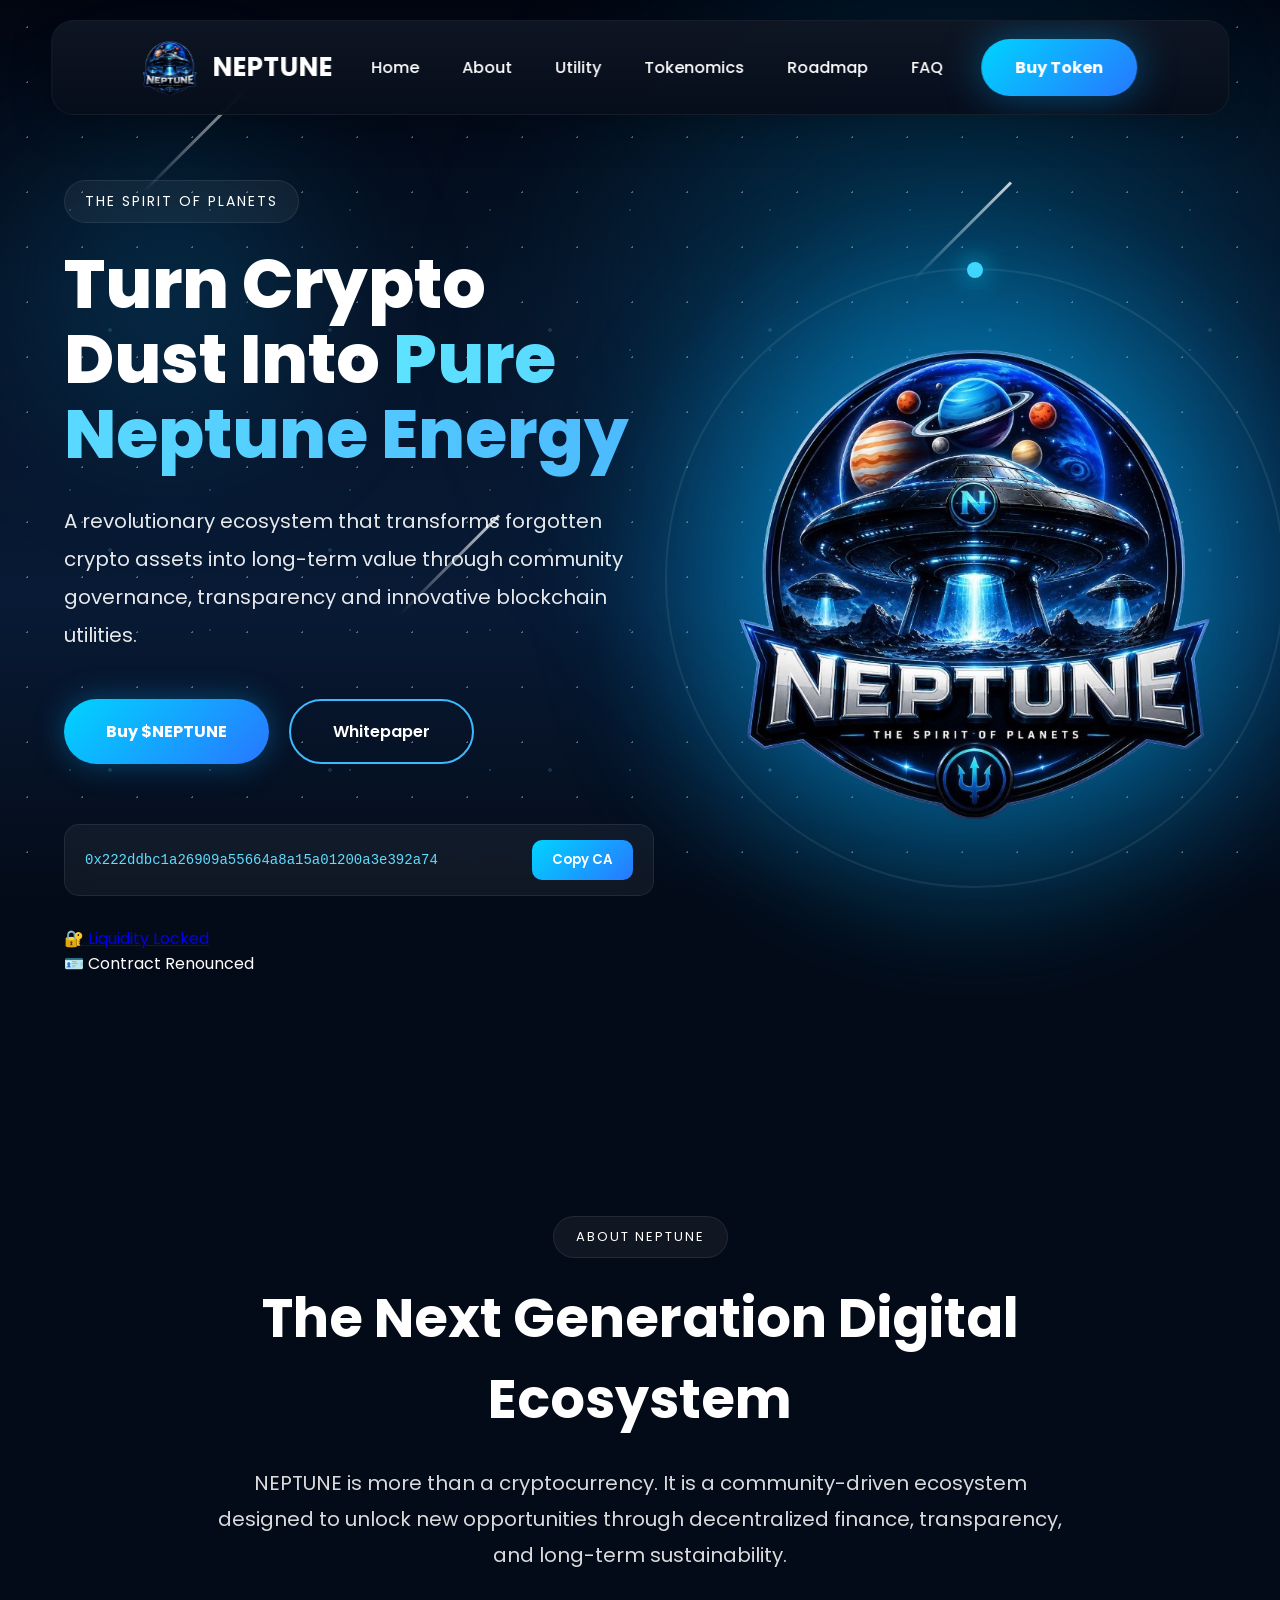
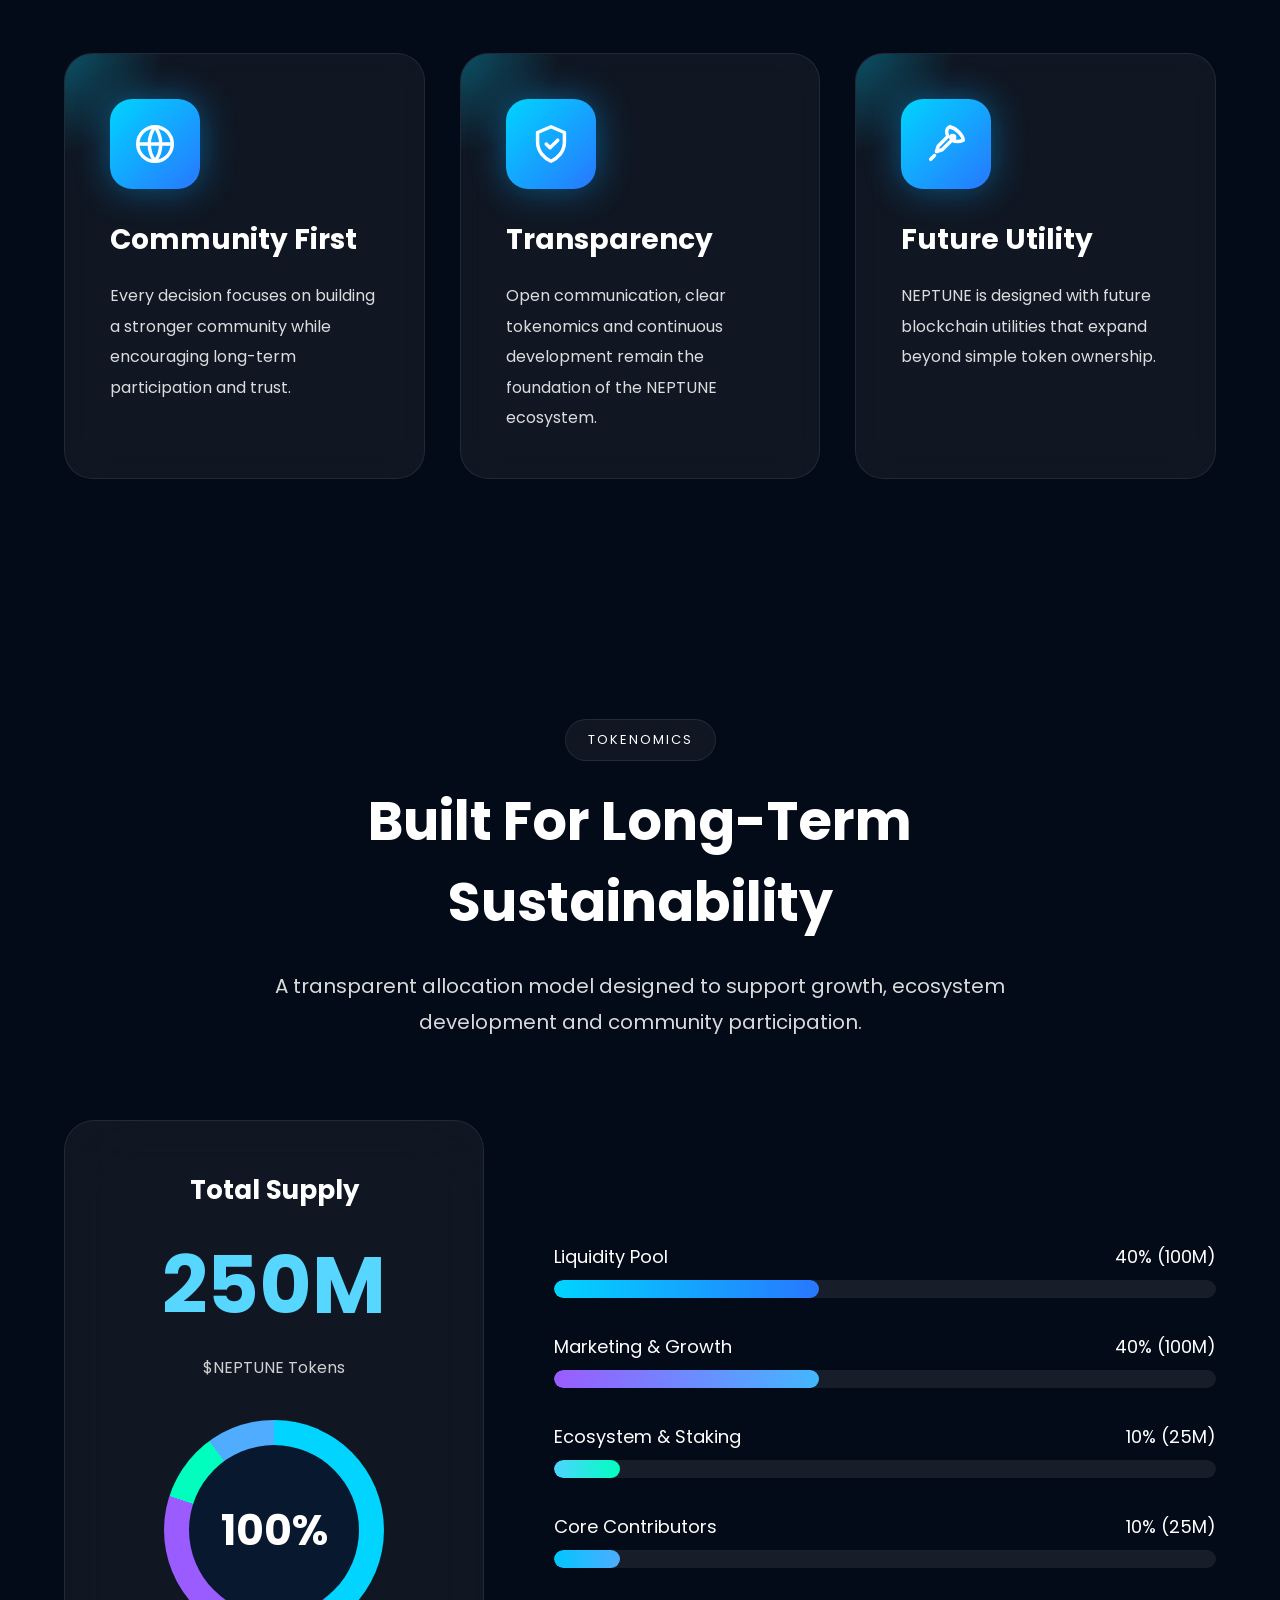
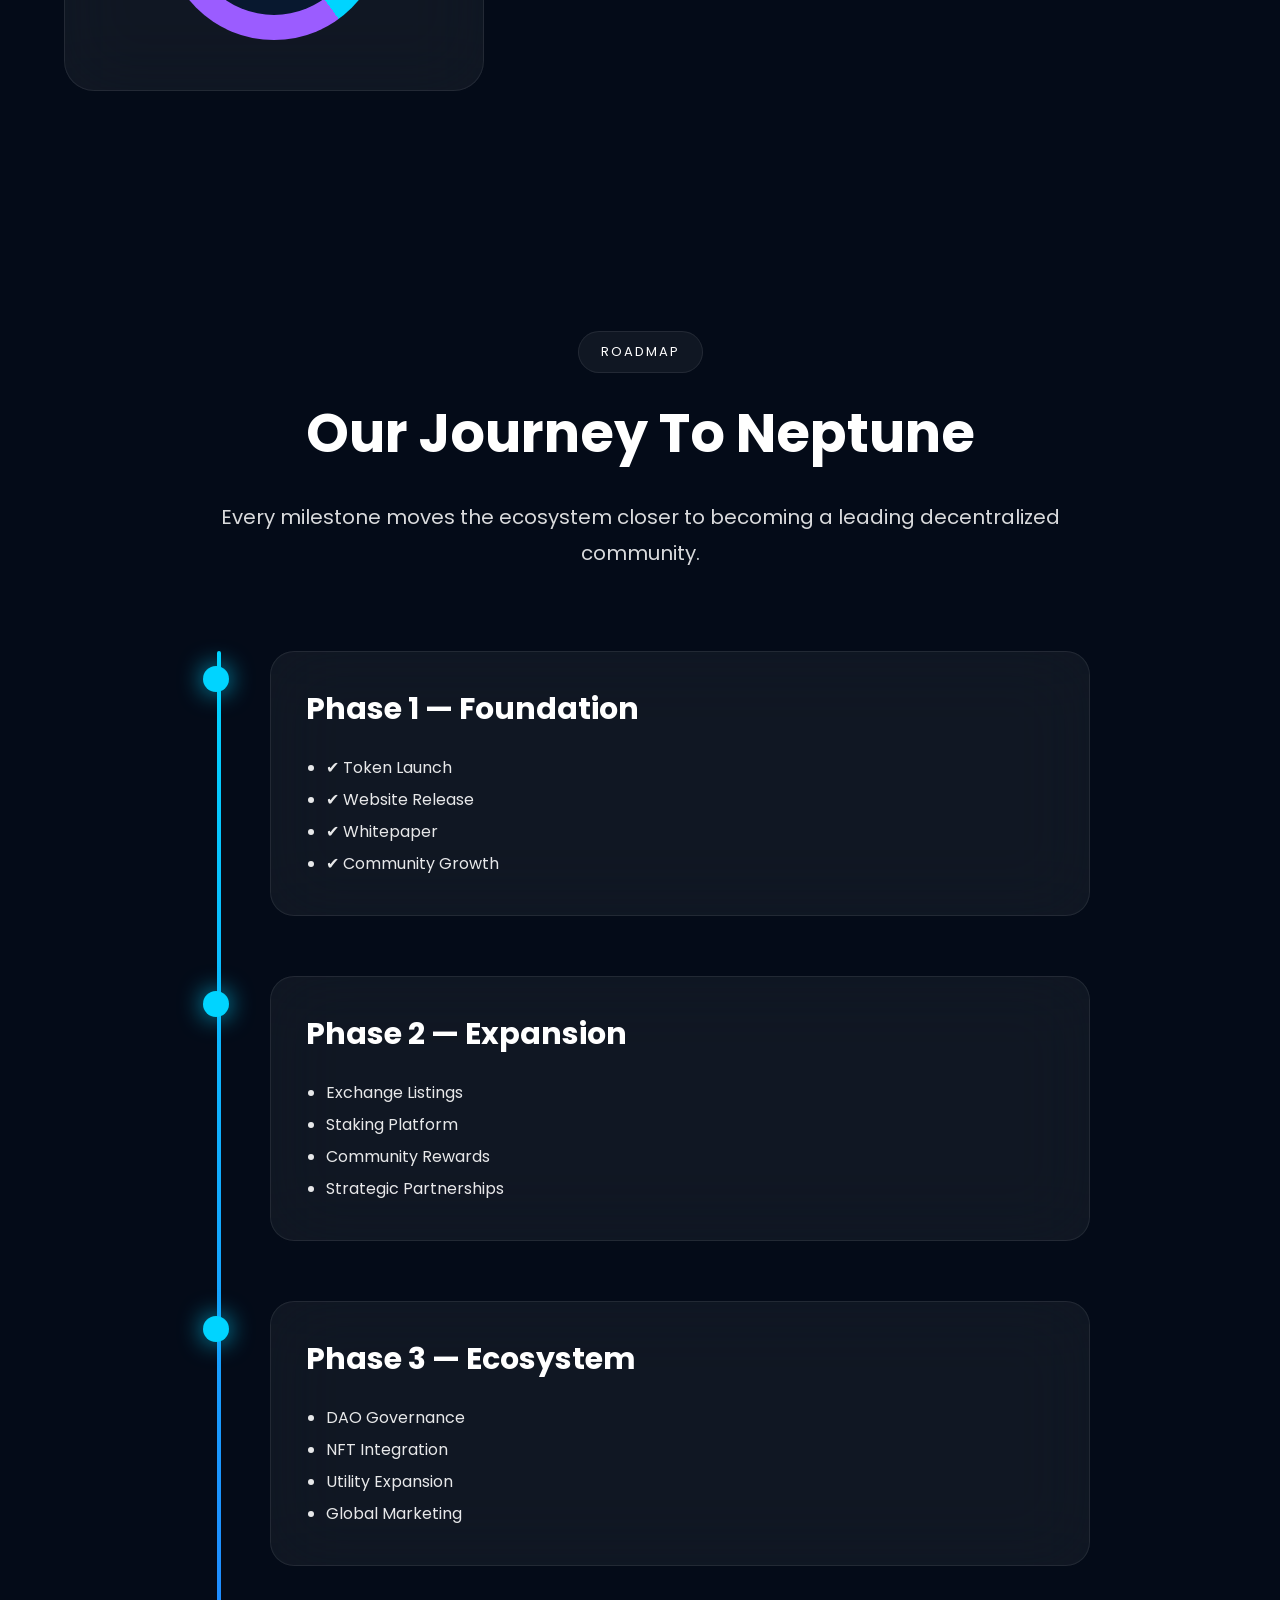
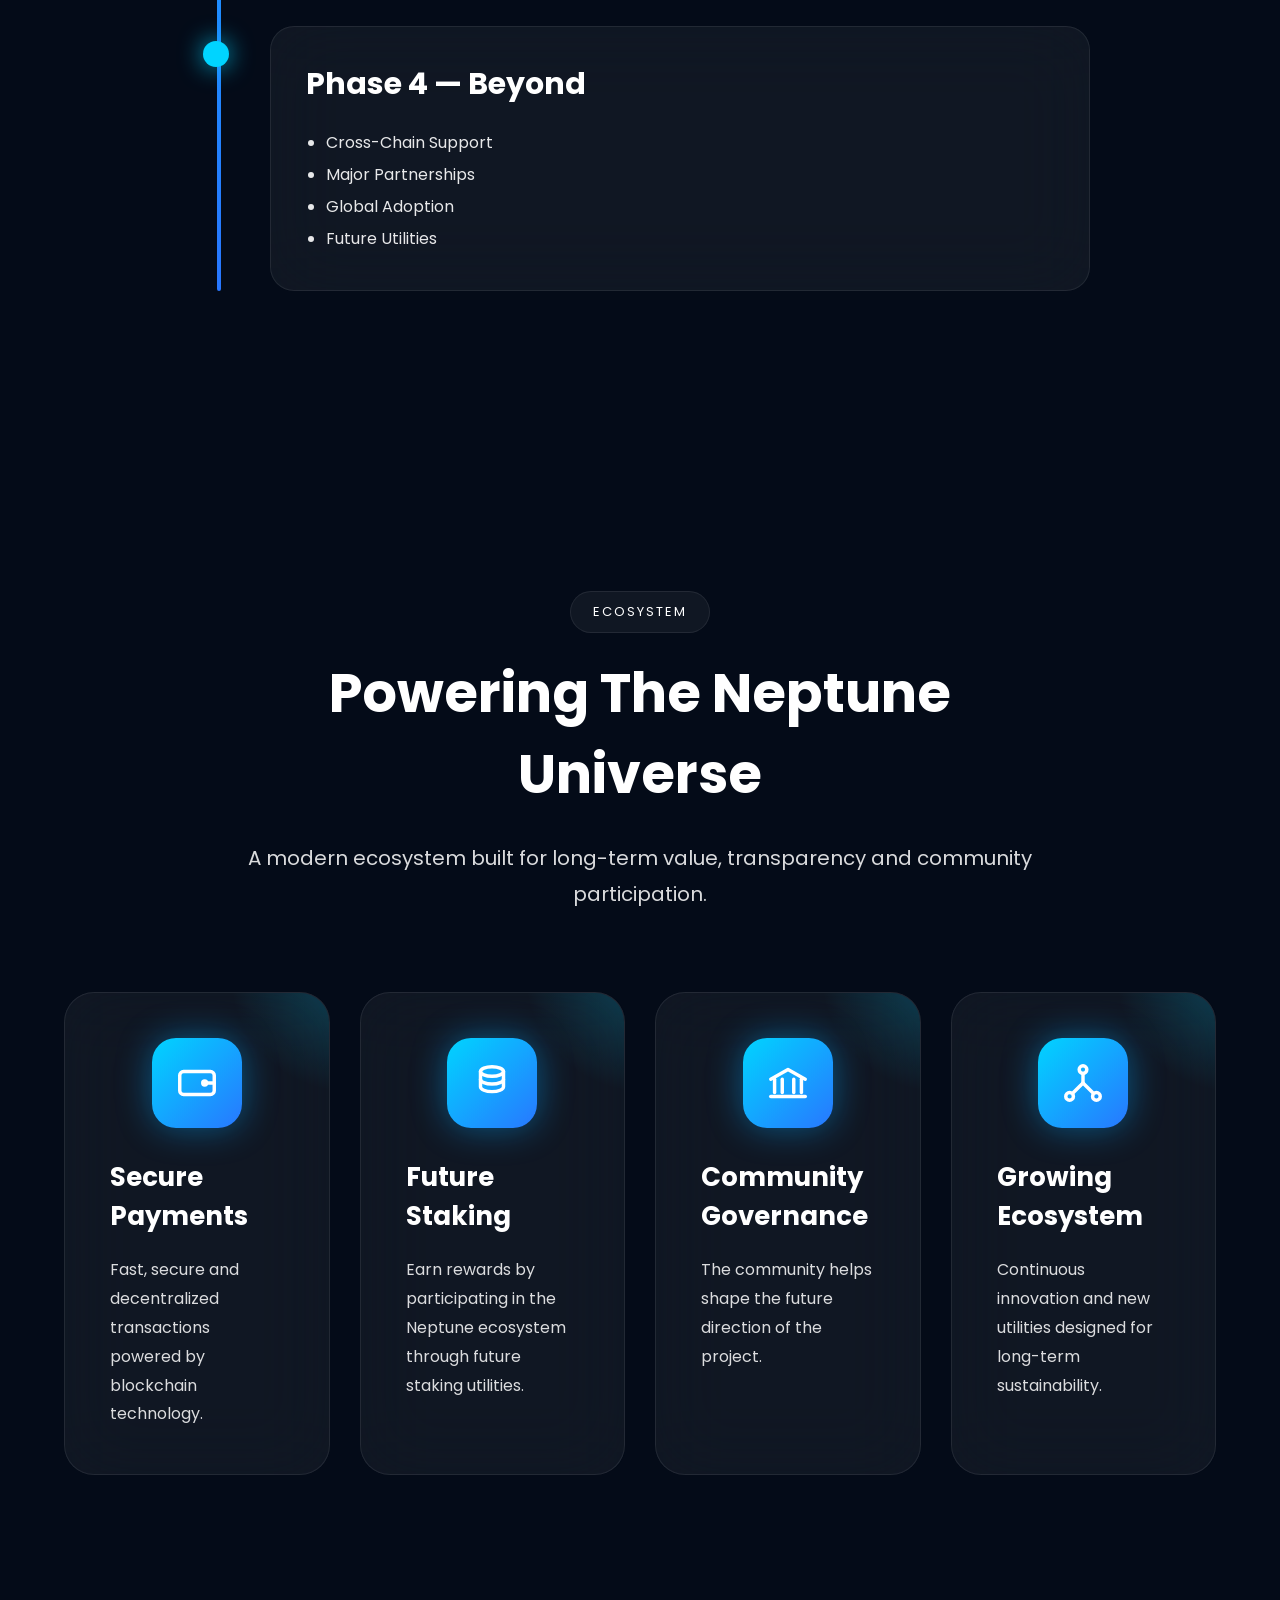
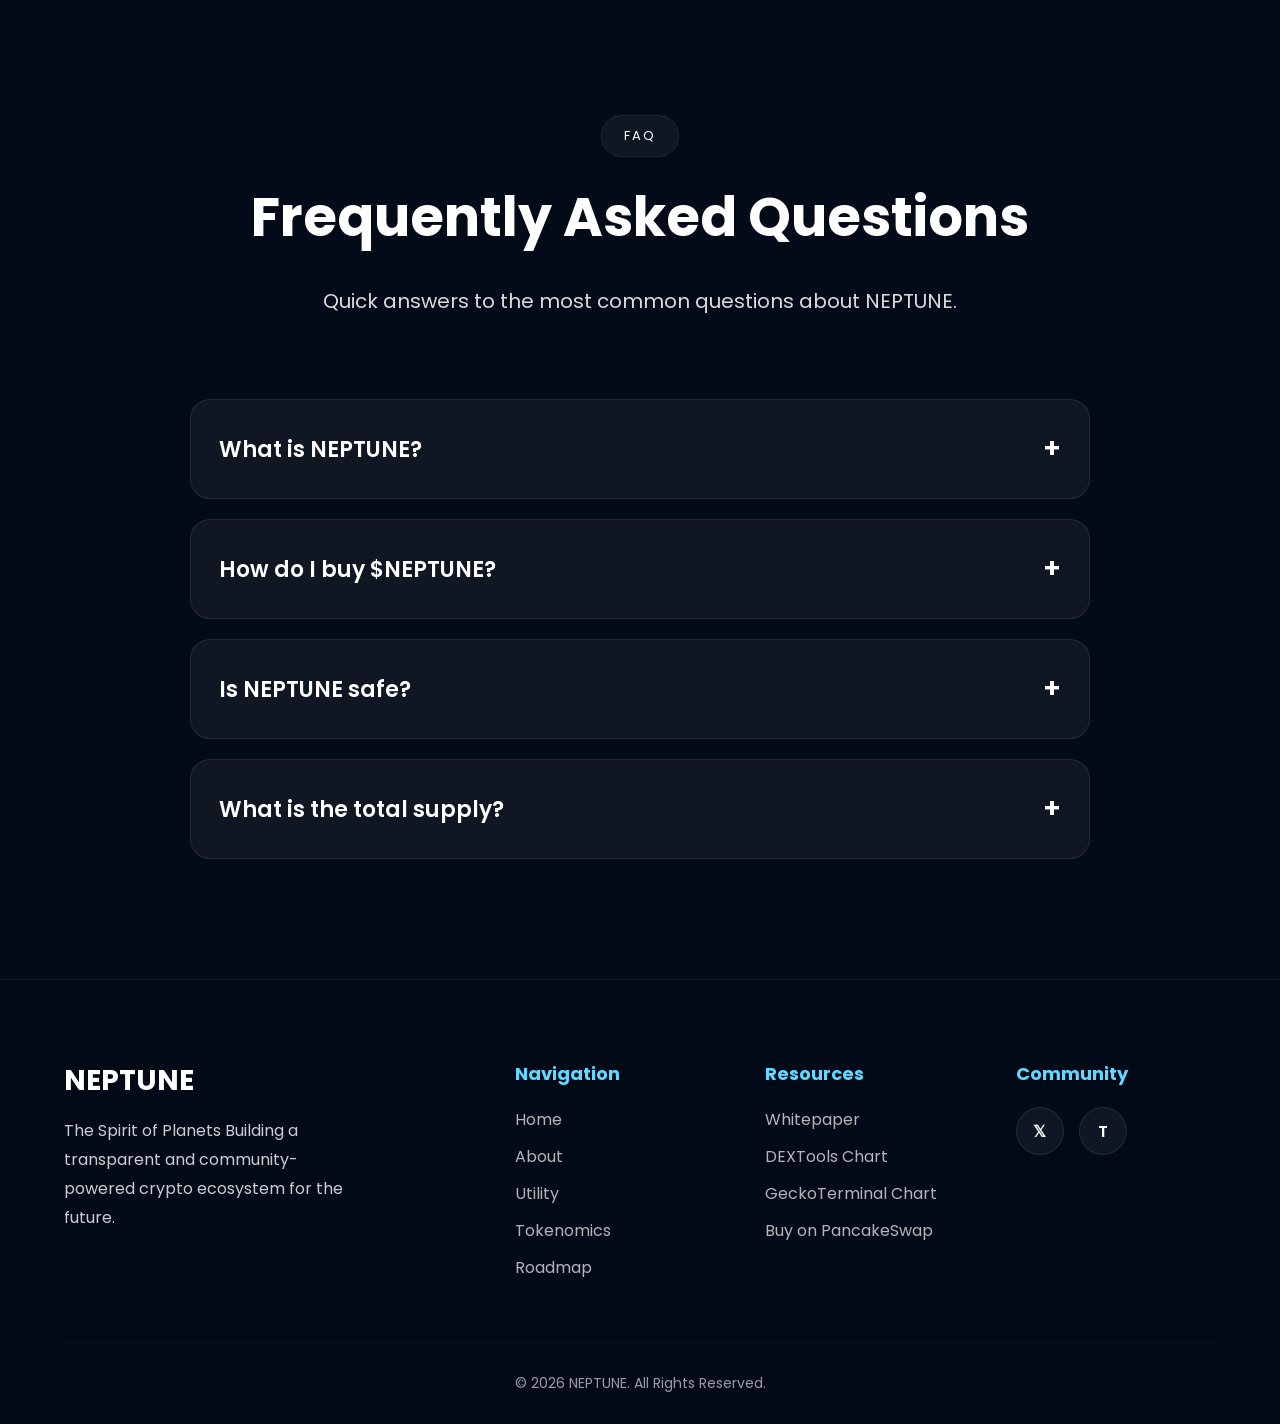
<file: index.html>
<!DOCTYPE html>
<html lang="en">

<head>
    <meta charset="UTF-8">
    <meta name="viewport" content="width=device-width, initial-scale=1.0">
    <title>NEPTUNE | The Spirit of Planets</title>
    <link rel="preconnect" href="https://fonts.googleapis.com">
    <link rel="preconnect" href="https://fonts.gstatic.com" crossorigin>
    <link href="https://fonts.googleapis.com/css2?family=Poppins:wght@300;400;500;600;700;800&display=swap" rel="stylesheet">
    <link rel="stylesheet" href="style.css">
</head>

<body>

    <!--========================
    BACKGROUND
    =========================-->
    <div class="space">
        <div class="stars"></div>
        <div class="stars2"></div>
        <div class="stars3"></div>
        <div class="shootingStar s1"></div>
        <div class="shootingStar s2"></div>
        <div class="shootingStar s3"></div>
        <div class="nebula"></div>
    </div>

    <!--========================
    HEADER
    =========================-->
    <header>
        <div class="container">
            <a href="#" class="logo">
                <img src="images/logo.png" alt="NEPTUNE">
                <span>NEPTUNE</span>
            </a>
            <nav>
                <a href="#home">Home</a>
                <a href="#about">About</a>
                <a href="#utility">Utility</a>
                <a href="#tokenomics">Tokenomics</a>
                <a href="#roadmap">Roadmap</a>
                <a href="#faq">FAQ</a>
            </nav>
            <a href="https://pancakeswap.finance/swap?outputCurrency=0x222ddbc1a26909a55664a8a15a01200a3e392a74" target="_blank" class="buyButton">
                Buy Token
            </a>
            <!-- Mobile Menu Toggle -->
            <button class="menu-toggle" aria-label="Toggle menu">☰</button>
        </div>
    </header>

    <!--========================
    HERO
    =========================-->
    <section id="home" class="hero">
        <div class="container heroGrid">
            <div class="heroText">
                <div class="badge">
                    THE SPIRIT OF PLANETS
                </div>
                <h1>
                    Turn Crypto Dust Into
                    <span>Pure Neptune Energy</span>
                </h1>
                <p>
                    A revolutionary ecosystem that transforms forgotten crypto assets into long-term value through community governance, transparency and innovative blockchain utilities.
                </p>
                <div class="heroButtons">
                    <a href="https://pancakeswap.finance/swap?outputCurrency=0x222ddbc1a26909a55664a8a15a01200a3e392a74" target="_blank" class="primary">
                        Buy $NEPTUNE
                    </a>
                    <a href="whitepaper/NEPTUNE_White_Paper.pdf" target="_blank" rel="noopener" class="secondary" loading="lazy">
                        Whitepaper
                    </a>
                </div>
                <!-- CONTRACT ADDRESS BOX -->
                <div class="contractBox" style="margin-bottom: 30px;">
                    <code id="ca">0x222ddbc1a26909a55664a8a15a01200a3e392a74</code>
                    <button class="copyBtn" onclick="copyCA()">Copy CA</button>
                </div>

                <!-- TRUST BADGES -->
                <div class="trustBadges">
                    <!-- Liquidity Locked -->
                    <a href="https://www.pinksale.finance/pinklock/bsc/record/1706331" target="_blank" rel="noopener" class="trustBadge">
                        <span class="trustIcon">🔐</span>
                        Liquidity Locked
                    </a>
                    <!-- Contract Renounced -->
                    <div class="trustBadge">
                        <span class="trustIcon">🪪</span>
                        Contract Renounced
                    </div>
                </div>
            </div>

            <div class="heroPlanet">
                <div class="planetGlow"></div>
                <div class="orbit"></div>
                <img src="images/neptune.png" alt="Neptune">
            </div>
        </div>
    </section>

    <!--=================================
    ABOUT
    ==================================-->
    <section id="about" class="about">
        <div class="container">
            <div class="sectionHeader">
                <span>ABOUT NEPTUNE</span>
                <h2>The Next Generation Digital Ecosystem</h2>
                <p>
                    NEPTUNE is more than a cryptocurrency. It is a community-driven ecosystem designed to unlock new opportunities through decentralized finance, transparency, and long-term sustainability.
                </p>
            </div>
            <div class="aboutGrid">
                <div class="glassCard">
                    <div class="cardIcon">
                        <img src="icons/globe.svg" alt="Community">
                    </div>
                    <h3>Community First</h3>
                    <p>
                        Every decision focuses on building a stronger community while encouraging long-term participation and trust.
                    </p>
                </div>
                <div class="glassCard">
                    <div class="cardIcon">
                        <img src="icons/shield.svg" alt="Security">
                    </div>
                    <h3>Transparency</h3>
                    <p>
                        Open communication, clear tokenomics and continuous development remain the foundation of the NEPTUNE ecosystem.
                    </p>
                </div>
                <div class="glassCard">
                    <div class="cardIcon">
                        <img src="icons/rocket.svg" alt="Future Utility">
                    </div>
                    <h3>Future Utility</h3>
                    <p>
                        NEPTUNE is designed with future blockchain utilities that expand beyond simple token ownership.
                    </p>
                </div>
            </div>
        </div>
    </section>

    <!--=================================
    TOKENOMICS
    ==================================-->
    <section id="tokenomics" class="tokenomics">
        <div class="container">
            <div class="sectionHeader">
                <span>TOKENOMICS</span>
                <h2>Built For Long-Term Sustainability</h2>
                <p>
                    A transparent allocation model designed to support growth, ecosystem development and community participation.
                </p>
            </div>
            <div class="tokenomicsGrid">
                <div class="supplyCard">
                    <h3>Total Supply</h3>
                    <h1>250M</h1>
                    <p>$NEPTUNE Tokens</p>
                    <div class="supplyCircle">
                        <div class="circleInner">
                            100%
                        </div>
                    </div>
                </div>
                <div class="allocation">
                    <!-- Liquidity Pool: 40% (100M) -->
                    <div class="allocationItem">
                        <div class="allocationHeader">
                            <span>Liquidity Pool</span>
                            <span>40% (100M)</span>
                        </div>
                        <div class="progress">
                            <div class="progressBar" style="width: 40%; background: linear-gradient(90deg, #00d4ff, #2877ff);"></div>
                        </div>
                    </div>

                    <!-- Marketing & Growth: 40% (100M) -->
                    <div class="allocationItem">
                        <div class="allocationHeader">
                            <span>Marketing & Growth</span>
                            <span>40% (100M)</span>
                        </div>
                        <div class="progress">
                            <div class="progressBar" style="width: 40%; background: linear-gradient(90deg, #9b5cff, #42b7ff);"></div>
                        </div>
                    </div>

                    <!-- Ecosystem & Staking: 10% (25M) -->
                    <div class="allocationItem">
                        <div class="allocationHeader">
                            <span>Ecosystem & Staking</span>
                            <span>10% (25M)</span>
                        </div>
                        <div class="progress">
                            <div class="progressBar" style="width: 10%; background: linear-gradient(90deg, #4dd4ff, #00ffbf);"></div>
                        </div>
                    </div>

                    <!-- Core Contributors: 10% (25M) -->
                    <div class="allocationItem">
                        <div class="allocationHeader">
                            <span>Core Contributors</span>
                            <span>10% (25M)</span>
                        </div>
                        <div class="progress">
                            <div class="progressBar" style="width: 10%; background: linear-gradient(90deg, #00c6ff, #4facfe);"></div>
                        </div>
                    </div>
                </div>
            </div>
        </div>
    </section>

    <!--=================================
    ROADMAP
    ==================================-->
    <section id="roadmap" class="roadmap">
        <div class="container">
            <div class="sectionHeader">
                <span>ROADMAP</span>
                <h2>Our Journey To Neptune</h2>
                <p>
                    Every milestone moves the ecosystem closer to becoming a leading decentralized community.
                </p>
            </div>
            <div class="timeline">
                <div class="timelineLine"></div>
                <div class="timelineItem">
                    <div class="timelineDot"></div>
                    <div class="timelineCard">
                        <h3>Phase 1 — Foundation</h3>
                        <ul>
                            <li>✔ Token Launch</li>
                            <li>✔ Website Release</li>
                            <li>✔ Whitepaper</li>
                            <li>✔ Community Growth</li>
                        </ul>
                    </div>
                </div>
                <div class="timelineItem">
                    <div class="timelineDot"></div>
                    <div class="timelineCard">
                        <h3>Phase 2 — Expansion</h3>
                        <ul>
                            <li>Exchange Listings</li>
                            <li>Staking Platform</li>
                            <li>Community Rewards</li>
                            <li>Strategic Partnerships</li>
                        </ul>
                    </div>
                </div>
                <div class="timelineItem">
                    <div class="timelineDot"></div>
                    <div class="timelineCard">
                        <h3>Phase 3 — Ecosystem</h3>
                        <ul>
                            <li>DAO Governance</li>
                            <li>NFT Integration</li>
                            <li>Utility Expansion</li>
                            <li>Global Marketing</li>
                        </ul>
                    </div>
                </div>
                <div class="timelineItem">
                    <div class="timelineDot"></div>
                    <div class="timelineCard">
                        <h3>Phase 4 — Beyond</h3>
                        <ul>
                            <li>Cross-Chain Support</li>
                            <li>Major Partnerships</li>
                            <li>Global Adoption</li>
                            <li>Future Utilities</li>
                        </ul>
                    </div>
                </div>
            </div>
        </div>
    </section>

    <!--=================================
    UTILITY
    ==================================-->
    <section id="utility" class="utility">
        <div class="container">
            <div class="sectionHeader">
                <span>ECOSYSTEM</span>
                <h2>Powering The Neptune Universe</h2>
                <p>
                    A modern ecosystem built for long-term value, transparency and community participation.
                </p>
            </div>
            <div class="utilityGrid">
                <div class="utilityCard">
                    <div class="utilityIcon">
                        <img src="icons/wallet.svg" alt="Wallet">
                    </div>
                    <h3>Secure Payments</h3>
                    <p>
                        Fast, secure and decentralized transactions powered by blockchain technology.
                    </p>
                </div>
                <div class="utilityCard">
                    <div class="utilityIcon">
                        <img src="icons/stake.svg" alt="Staking">
                    </div>
                    <h3>Future Staking</h3>
                    <p>
                        Earn rewards by participating in the Neptune ecosystem through future staking utilities.
                    </p>
                </div>
                <div class="utilityCard">
                    <div class="utilityIcon">
                        <img src="icons/governance.svg" alt="Governance">
                    </div>
                    <h3>Community Governance</h3>
                    <p>
                        The community helps shape the future direction of the project.
                    </p>
                </div>
                <div class="utilityCard">
                    <div class="utilityIcon">
                        <img src="icons/ecosystem.svg" alt="Ecosystem">
                    </div>
                    <h3>Growing Ecosystem</h3>
                    <p>
                        Continuous innovation and new utilities designed for long-term sustainability.
                    </p>
                </div>
            </div>
        </div>
    </section>

    <!--=================================
    FAQ
    ==================================-->
    <section id="faq" class="faq">
        <div class="container">
            <div class="sectionHeader">
                <span>FAQ</span>
                <h2>Frequently Asked Questions</h2>
                <p>
                    Quick answers to the most common questions about NEPTUNE.
                </p>
            </div>
            <div class="faqContainer">
                <div class="faqItem">
                    <div class="faqQuestion">
                        What is NEPTUNE?
                        <span>+</span>
                    </div>
                    <div class="faqAnswer">
                        <p>
                            NEPTUNE is a community-powered cryptocurrency ecosystem built for long-term value, transparency and decentralized innovation.
                        </p>
                    </div>
                </div>
                <div class="faqItem">
                    <div class="faqQuestion">
                        How do I buy $NEPTUNE?
                        <span>+</span>
                    </div>
                    <div class="faqAnswer">
                        <p>
                            You can purchase $NEPTUNE through PancakeSwap using the contract address provided on the site. Connect your wallet and swap BNB for $NEPTUNE.
                        </p>
                    </div>
                </div>
                <div class="faqItem">
                    <div class="faqQuestion">
                        Is NEPTUNE safe?
                        <span>+</span>
                    </div>
                    <div class="faqAnswer">
                        <p>
                            Yes. NEPTUNE is built with security and transparency in mind. The contract is renounced and liquidity is locked forever.
                        </p>
                    </div>
                </div>
                <div class="faqItem">
                    <div class="faqQuestion">
                        What is the total supply?
                        <span>+</span>
                    </div>
                    <div class="faqAnswer">
                        <p>
                            The total supply of NEPTUNE is 250 million tokens, with a transparent allocation model for sustainability.
                        </p>
                    </div>
                </div>
            </div>
        </div>
    </section>

    <!--=================================
    FOOTER
    ==================================-->
    <footer class="footer">
        <div class="container">
            <div class="footerGrid">
                <div>
                    <h2>NEPTUNE</h2>
                    <p>
                        The Spirit of Planets
                        Building a transparent and community-powered crypto ecosystem for the future.
                    </p>
                </div>
                <div>
                    <h3>Navigation</h3>
                    <ul>
                        <li><a href="#home">Home</a></li>
                        <li><a href="#about">About</a></li>
                        <li><a href="#utility">Utility</a></li>
                        <li><a href="#tokenomics">Tokenomics</a></li>
                        <li><a href="#roadmap">Roadmap</a></li>
                    </ul>
                </div>
                <div>
                    <h3>Resources</h3>
                    <ul>
                        <li><a href="whitepaper/NEPTUNE_White_Paper.pdf" target="_blank" rel="noopener">Whitepaper</a></li>
                        <li><a href="https://www.dextools.io/app/en/bnb/pair-explorer/0xff0bee5496d13e22ab5ca8b7798d795d4b5fa6ad" target="_blank">DEXTools Chart</a></li>
                        <li><a href="https://www.geckoterminal.com/bsc/pools/0xff0bee5496d13e22ab5ca8b7798d795d4b5fa6ad" target="_blank">GeckoTerminal Chart</a></li>
                        <li><a href="https://pancakeswap.finance/swap?outputCurrency=0x222ddbc1a26909a55664a8a15a01200a3e392a74" target="_blank">Buy on PancakeSwap</a></li>
                    </ul>
                </div>
                <div>
                    <h3>Community</h3>
                    <div class="socials">
                        <a href="https://x.com/neptune_planet_?s=11" target="_blank" rel="noopener">𝕏</a>
                        <a href="https://t.me/Neptune_Token" target="_blank" rel="noopener">T</a>
                    </div>
                </div>
            </div>
            <div class="copyright">
                © 2026 NEPTUNE. All Rights Reserved.
            </div>
        </div>
    </footer>

    <!-- Scroll To Top Button -->
    <button id="topButton">
        ↑
    </button>

    <script src="script.js"></script>

</body>

</html>
</file>
<file: style.css>
/*==================================================
NEPTUNE WEBSITE V2
==================================================*/

* {
    margin: 0;
    padding: 0;
    box-sizing: border-box;
}

html {
    scroll-behavior: smooth;
}

body {
    font-family: 'Poppins', sans-serif;
    background: #040B18;
    color: white;
    overflow-x: hidden;
}

/*=============================
CONTAINER
==============================*/
.container {
    width: 90%;
    max-width: 1300px;
    margin: auto;
}

/*=============================
BACKGROUND
==============================*/
.space {
    position: fixed;
    width: 100%;
    height: 100%;
    left: 0;
    top: 0;
    overflow: hidden;
    z-index: -20;
    background: linear-gradient(180deg, #020611, #061327, #081a35, #040B18);
}

.stars,
.stars2,
.stars3 {
    position: absolute;
    width: 100%;
    height: 100%;
    left: 0;
    top: 0;
}

.stars {
    background-image: radial-gradient(white 1px, transparent 1px);
    background-size: 55px 55px;
    opacity: .35;
    animation: starsMove 180s linear infinite;
}

.stars2 {
    background-image: radial-gradient(#42b7ff 1px, transparent 1px);
    background-size: 140px 140px;
    opacity: .25;
    animation: starsMove 260s linear infinite;
}

.stars3 {
    background-image: radial-gradient(#87e8ff 2px, transparent 2px);
    background-size: 220px 220px;
    opacity: .15;
    animation: starsMove 340s linear infinite;
}

@keyframes starsMove {
    from { transform: translateY(0); }
    to { transform: translateY(1000px); }
}

/*=============================
NEBULA
==============================*/
.nebula {
    position: fixed;
    top: -15%;
    right: -10%;
    width: 900px;
    height: 900px;
    border-radius: 50%;
    background: radial-gradient(circle, rgba(0, 180, 255, .28), transparent 70%);
    filter: blur(80px);
    animation: nebulaMove 18s ease-in-out infinite;
    pointer-events: none;
    z-index: -3;
}

/*=============================
SHOOTING STARS
==============================*/
.shootingStar {
    position: fixed;
    width: 3px;
    height: 140px;
    background: linear-gradient(to bottom, white, transparent);
    opacity: .8;
    transform: rotate(45deg);
    animation: shoot 7s linear infinite;
    pointer-events: none;
    z-index: -2;
}

.s1 { top: 8%; left: 15%; animation-delay: 0s; }
.s2 { top: 18%; left: 75%; animation-delay: 2s; }
.s3 { top: 55%; left: 35%; animation-delay: 5s; }

/*=============================
HEADER
==============================*/
header {
    position: fixed;
    top: 20px;
    left: 50%;
    transform: translateX(-50%);
    width: 92%;
    max-width: 1350px;
    padding: 18px 35px;
    background: rgba(3, 10, 24, 0.94);
    backdrop-filter: blur(35px);
    -webkit-backdrop-filter: blur(35px);
    border: 1px solid rgba(255, 255, 255, .08);
    border-radius: 22px;
    z-index: 9999;
    overflow: hidden;
    box-shadow: 0 10px 40px rgba(0, 0, 0, .25);
}

header::before {
    content: "";
    position: absolute;
    inset: 0;
    background: linear-gradient(180deg, rgba(255,255,255,.05), rgba(255,255,255,.015));
    pointer-events: none;
}

header .container {
    position: relative;
    z-index: 2;
    display: flex;
    justify-content: space-between;
    align-items: center;
}

.logo {
    display: flex;
    align-items: center;
    gap: 15px;
    text-decoration: none;
    color: white;
    font-weight: 700;
    font-size: 26px;
}

.logo img {
    height: 55px;
}

nav {
    display: flex;
    gap: 35px;
}

nav a {
    position: relative;
    text-decoration: none;
    color: white;
    font-weight: 500;
    padding: 8px 4px;
    transition: .3s;
}

nav a::after {
    content: "";
    position: absolute;
    left: 0;
    bottom: -8px;
    width: 0;
    height: 2px;
    background: #38c7ff;
    transition: .35s;
}

nav a:hover {
    color: #5fdcff;
}

nav a:hover::after {
    width: 100%;
}

/* Mobile Menu Toggle */
.menu-toggle {
    display: none;
    background: none;
    border: none;
    color: white;
    font-size: 28px;
    cursor: pointer;
    z-index: 1000;
}

.buyButton {
    padding: 16px 34px;
    border-radius: 50px;
    background: linear-gradient(135deg, #00d4ff, #2877ff);
    font-weight: 700;
    text-decoration: none;
    color: white;
    transition: .35s;
    box-shadow: 0 0 40px rgba(0, 170, 255, .4);
}

.buyButton:hover {
    transform: translateY(-4px) scale(1.03);
    box-shadow: 0 0 55px rgba(0, 170, 255, .75);
}

/*=============================
HERO
==============================*/
.hero {
    position: relative;
    min-height: 100vh;
    padding: 180px 0 120px;
    display: flex;
    align-items: center;
    overflow: hidden;
}

.heroGrid {
    display: grid;
    grid-template-columns: 1.1fr .9fr;
    align-items: center;
    gap: 80px;
    position: relative;
    z-index: 2;
}

.badge {
    display: inline-block;
    padding: 10px 20px;
    border-radius: 50px;
    background: rgba(255, 255, 255, .05);
    border: 1px solid rgba(255, 255, 255, .08);
    margin-bottom: 25px;
    font-size: 14px;
    letter-spacing: 2px;
}

.hero h1 {
    font-size: 68px;
    line-height: 1.1;
    font-weight: 800;
    margin-bottom: 30px;
}

.hero h1 span {
    background: linear-gradient(90deg, #5de2ff, #44a7ff, #5de2ff);
    background-size: 300%;
    -webkit-background-clip: text;
    -webkit-text-fill-color: transparent;
    animation: textGlow 6s linear infinite;
}

@keyframes textGlow {
    from { background-position: 0%; }
    to { background-position: 300%; }
}

.hero p {
    font-size: 20px;
    line-height: 1.9;
    max-width: 620px;
    margin-bottom: 45px;
    opacity: .9;
}

.heroText {
    position: relative;
    z-index: 5;
    max-width: 650px;
}

.heroText::before {
    content: "";
    position: absolute;
    left: -120px;
    top: -120px;
    width: 450px;
    height: 450px;
    border-radius: 50%;
    background: radial-gradient(circle, rgba(0, 180, 255, .18), transparent 70%);
    filter: blur(60px);
    z-index: -1;
}

/* HERO BUTTONS */
.heroButtons {
    display: flex;
    gap: 20px;
    margin-bottom: 60px;
}

.primary {
    display: inline-flex;
    align-items: center;
    justify-content: center;
    padding: 18px 42px;
    background: linear-gradient(135deg, #00d4ff, #2877ff);
    border-radius: 60px;
    text-decoration: none;
    font-weight: 700;
    color: white;
    transition: .35s;
    box-shadow: 0 0 30px rgba(0, 170, 255, .35);
}

.primary:hover {
    transform: translateY(-6px);
    box-shadow: 0 0 50px rgba(0, 170, 255, .7);
}

.secondary {
    display: inline-flex;
    align-items: center;
    justify-content: center;
    padding: 18px 42px;
    border: 2px solid #3db9ff;
    border-radius: 60px;
    text-decoration: none;
    color: white;
    font-weight: 600;
    transition: .35s;
}

.secondary:hover {
    background: #2f7dff;
}

/* STATISTICS */
.stats {
    display: flex;
    gap: 25px;
    flex-wrap: wrap;
}

.stats div {
    padding: 22px 30px;
    background: rgba(255, 255, 255, .05);
    backdrop-filter: blur(35px);
    -webkit-backdrop-filter: blur(35px);
    border: 1px solid rgba(255, 255, 255, .08);
    border-radius: 20px;
    min-width: 160px;
    transition: .35s;
}

.stats div:hover {
    transform: translateY(-10px);
    border-color: #44b8ff;
    box-shadow: 0 0 40px rgba(68, 184, 255, .25);
}

.stats h2 {
    font-size: 36px;
    color: #63d8ff;
    margin-bottom: 8px;
}

.stats p {
    font-size: 15px;
    opacity: .8;
}

/* PLANET */
.heroPlanet {
    position: relative;
    display: flex;
    justify-content: center;
    align-items: center;
    animation: floatPlanet 8s ease-in-out infinite;
}

.heroPlanet img {
    width: 100%;
    max-width: 620px;
    position: relative;
    z-index: 5;
    filter: drop-shadow(0 0 80px rgba(0, 180, 255, .45));
    transition: .5s;
}

.heroPlanet img:hover {
    transform: scale(1.03);
}

.planetGlow {
    position: absolute;
    width: 700px;
    height: 700px;
    border-radius: 50%;
    background: radial-gradient(circle, rgba(0, 170, 255, .40), rgba(0, 170, 255, 0));
    filter: blur(50px);
    animation: pulseGlow 5s ease-in-out infinite;
}

@keyframes pulseGlow {
    0% { transform: scale(1); opacity: .6; }
    50% { transform: scale(1.15); opacity: 1; }
    100% { transform: scale(1); opacity: .6; }
}

.orbit {
    position: absolute;
    width: 620px;
    height: 620px;
    border: 2px solid rgba(255, 255, 255, .08);
    border-radius: 50%;
    animation: orbitRotate 40s linear infinite;
}

.orbit::before {
    content: "";
    position: absolute;
    top: -8px;
    left: 50%;
    transform: translateX(-50%);
    width: 16px;
    height: 16px;
    border-radius: 50%;
    background: #42d9ff;
    box-shadow: 0 0 25px #00d4ff;
}

@keyframes orbitRotate {
    from { transform: rotate(0deg); }
    to { transform: rotate(360deg); }
}

/* RESPONSIVE */
@media(max-width:1100px) {
    .heroGrid {
        grid-template-columns: 1fr;
        text-align: center;
        gap: 50px;
    }
    .heroButtons { justify-content: center; }
    .stats { justify-content: center; }
    .heroPlanet { margin-top: 70px; }
    .hero h1 { font-size: 56px; }
    .heroText { max-width: 100%; }
    .heroText::before {
        left: 50%;
        top: -80px;
        transform: translateX(-50%);
        width: 350px;
        height: 350px;
    }
    .heroPlanet img { max-width: 420px; }
    .planetGlow { width: 500px; height: 500px; }
    .orbit { width: 460px; height: 460px; }
}

@media(max-width:768px) {
    nav {
        display: none;
        flex-direction: column;
        position: absolute;
        top: 70px;
        left: 0;
        width: 100%;
        background: rgba(4, 11, 24, 0.98);
        padding: 20px;
        gap: 15px;
        border-radius: 0 0 20px 20px;
        z-index: 999;
    }
    nav.active {
        display: flex;
    }
    .buyButton { display: none; }
    .menu-toggle { display: block; }
    .hero { padding: 160px 0 80px; }
    .hero h1 { font-size: 44px; }
    .hero p { font-size: 18px; }
    .heroButtons { flex-direction: column; align-items: center; }
    .primary, .secondary { width: 260px; }
    .heroPlanet img { max-width: 320px; }
    .planetGlow { width: 380px; height: 380px; }
    .orbit { width: 340px; height: 340px; }
    .heroText::before { width: 280px; height: 280px; top: -60px; }
}

@media(max-width:500px) {
    .hero { padding: 140px 0 60px; }
    .hero h1 { font-size: 36px; }
    .badge { font-size: 12px; }
    .stats div { width: 100%; }
    .heroPlanet img { max-width: 240px; }
    .planetGlow { width: 300px; height: 300px; }
    .orbit { width: 270px; height: 270px; }
    .heroText::before { width: 220px; height: 220px; top: -40px; }
}

/* ABOUT */
.about {
    padding: 120px 0;
    position: relative;
}

.sectionHeader {
    text-align: center;
    max-width: 850px;
    margin: auto;
    margin-bottom: 80px;
}

.sectionHeader span {
    display: inline-block;
    padding: 10px 22px;
    border-radius: 40px;
    background: rgba(255, 255, 255, .05);
    border: 1px solid rgba(255, 255, 255, .08);
    letter-spacing: 2px;
    font-size: 13px;
    margin-bottom: 20px;
}

.sectionHeader h2 {
    font-size: 54px;
    margin-bottom: 25px;
    font-weight: 700;
}

.sectionHeader p {
    font-size: 20px;
    line-height: 1.8;
    opacity: .85;
}

.aboutGrid {
    display: grid;
    grid-template-columns: repeat(3, 1fr);
    gap: 35px;
}

.glassCard {
    position: relative;
    overflow: hidden;
    background: rgba(255, 255, 255, .05);
    border: 1px solid rgba(255, 255, 255, .08);
    backdrop-filter: blur(18px);
    border-radius: 28px;
    padding: 45px;
    transition: .45s;
    cursor: pointer;
}

.glassCard:hover {
    transform: translateY(-14px);
    border-color: #46d3ff;
    box-shadow: 0 20px 60px rgba(0, 170, 255, .25);
}

.glassCard::before {
    content: "";
    position: absolute;
    top: -120px;
    left: -120px;
    width: 220px;
    height: 220px;
    background: radial-gradient(circle, rgba(0, 212, 255, .35), transparent 70%);
    transition: .6s;
}

.glassCard:hover::before {
    top: -40px;
    left: -40px;
}

.cardIcon {
    width: 90px;
    height: 90px;
    margin-bottom: 30px;
    display: flex;
    justify-content: center;
    align-items: center;
    font-size: 42px;
    border-radius: 22px;
    background: linear-gradient(135deg, #00d4ff, #2877ff);
    box-shadow: 0 0 35px rgba(0, 170, 255, .45);
}

.cardIcon img {
    width: 46px;
    height: 46px;
    filter: brightness(0) invert(1);
    transition: .35s;
}

.glassCard:hover .cardIcon img {
    transform: scale(1.15);
}

.glassCard h3 {
    font-size: 28px;
    margin-bottom: 20px;
}

.glassCard p {
    line-height: 1.9;
    opacity: .85;
}

@media(max-width:950px) {
    .aboutGrid { grid-template-columns: 1fr; }
    .sectionHeader h2 { font-size: 42px; }
}

/* TOKENOMICS - MATCHING WHITEPAPER */
.tokenomics {
    padding: 120px 0;
}

.tokenomicsGrid {
    display: grid;
    grid-template-columns: 420px 1fr;
    gap: 70px;
    align-items: center;
}

.supplyCard {
    background: rgba(255, 255, 255, .05);
    border: 1px solid rgba(255, 255, 255, .08);
    backdrop-filter: blur(35px);
    -webkit-backdrop-filter: blur(35px);
    border-radius: 30px;
    padding: 50px;
    text-align: center;
}

.supplyCard h3 {
    font-size: 26px;
    margin-bottom: 15px;
}

.supplyCard h1 {
    font-size: 80px;
    color: #57d6ff;
    margin-bottom: 10px;
}

.supplyCard p {
    opacity: .8;
    margin-bottom: 40px;
}

/* MULTI-COLORED CIRCLE ALLOCATION */
.supplyCircle {
    width: 220px;
    height: 220px;
    margin: auto;
    border-radius: 50%;
    padding: 15px;
    /* 
       New Allocation:
       0-40%: Liquidity (Blue)
       40-80%: Marketing (Purple)
       80-90%: Ecosystem (Cyan)
       90-100%: Contributors (Light Blue)
    */
    background: conic-gradient(
        #00d4ff 0% 40%,      /* Liquidity */
        #9b5cff 40% 80%,     /* Marketing */
        #00ffbf 80% 90%,     /* Ecosystem */
        #4facfe 90% 100%     /* Contributors */
    );
    display: flex;
    align-items: center;
    justify-content: center;
    animation: rotateCircle 20s linear infinite;
}

@keyframes rotateCircle {
    from { transform: rotate(0deg); }
    to { transform: rotate(360deg); }
}

.circleInner {
    width: 170px;
    height: 170px;
    border-radius: 50%;
    background: #08182f;
    display: flex;
    align-items: center;
    justify-content: center;
    font-size: 42px;
    font-weight: 700;
}

.allocation {
    display: flex;
    flex-direction: column;
    gap: 35px;
}

.allocationHeader {
    display: flex;
    justify-content: space-between;
    font-size: 18px;
    margin-bottom: 10px;
}

.progress {
    height: 18px;
    background: rgba(255, 255, 255, .08);
    border-radius: 30px;
    overflow: hidden;
}

.progressBar {
    height: 100%;
    border-radius: 30px;
}

@media(max-width:1000px) {
    .tokenomicsGrid { grid-template-columns: 1fr; }
}

/* ROADMAP */
.roadmap {
    padding: 120px 0;
    position: relative;
}

.timeline {
    position: relative;
    max-width: 900px;
    margin: auto;
    padding-left: 80px;
}

.timelineLine {
    position: absolute;
    left: 27px;
    top: 0;
    bottom: 0;
    width: 4px;
    background: linear-gradient(180deg, #00d4ff, #2877ff);
    border-radius: 20px;
}

.timelineItem {
    position: relative;
    margin-bottom: 60px;
}

.timelineDot {
    position: absolute;
    left: -67px;
    top: 15px;
    width: 26px;
    height: 26px;
    border-radius: 50%;
    background: #00d4ff;
    box-shadow: 0 0 25px rgba(0, 212, 255, .8);
}

.timelineCard {
    background: rgba(255, 255, 255, .05);
    backdrop-filter: blur(35px);
    -webkit-backdrop-filter: blur(35px);
    border: 1px solid rgba(255, 255, 255, .08);
    border-radius: 24px;
    padding: 35px;
    transition: .35s;
}

.timelineCard:hover {
    transform: translateX(10px);
    border-color: #3ec7ff;
    box-shadow: 0 20px 50px rgba(0, 170, 255, .25);
}

.timelineCard h3 {
    font-size: 30px;
    margin-bottom: 20px;
}

.timelineCard ul {
    padding-left: 20px;
    line-height: 2;
    opacity: .9;
}

@media(max-width:768px) {
    .timeline { padding-left: 45px; }
    .timelineDot { left: -38px; }
}

/* UTILITY */
.utility {
    padding: 120px 0;
}

.utilityGrid {
    display: grid;
    grid-template-columns: repeat(4, 1fr);
    gap: 30px;
    margin-top: 60px;
}

.utilityCard {
    position: relative;
    overflow: hidden;
    background: rgba(255, 255, 255, .05);
    border: 1px solid rgba(255, 255, 255, .08);
    border-radius: 30px;
    padding: 45px;
    backdrop-filter: blur(35px);
    -webkit-backdrop-filter: blur(35px);
    transition: .4s;
}

.utilityCard:hover {
    transform: translateY(-15px);
    border-color: #43cbff;
    box-shadow: 0 25px 60px rgba(0, 170, 255, .25);
}

.utilityCard::before {
    content: "";
    position: absolute;
    top: -140px;
    right: -140px;
    width: 240px;
    height: 240px;
    background: radial-gradient(circle, rgba(0, 212, 255, .25), transparent 70%);
    transition: .6s;
}

.utilityCard:hover::before {
    top: -60px;
    right: -60px;
}

.utilityIcon {
    width: 90px;
    height: 90px;
    margin: auto;
    margin-bottom: 30px;
    display: flex;
    justify-content: center;
    align-items: center;
    font-size: 42px;
    border-radius: 24px;
    background: linear-gradient(135deg, #00d4ff, #2877ff);
    box-shadow: 0 0 35px rgba(0, 170, 255, .45);
}

.utilityIcon img {
    width: 46px;
    height: 46px;
    filter: brightness(0) invert(1);
    transition: .35s;
}

.utilityCard:hover .utilityIcon img {
    transform: scale(1.15);
}

.utilityCard h3 {
    font-size: 26px;
    margin-bottom: 20px;
}

.utilityCard p {
    line-height: 1.8;
    opacity: .85;
}

@media(max-width:1100px) {
    .utilityGrid { grid-template-columns: repeat(2, 1fr); }
}

@media(max-width:700px) {
    .utilityGrid { grid-template-columns: 1fr; }
}

/* FAQ */
.faq {
    padding: 120px 0;
}

.faqContainer {
    max-width: 900px;
    margin: auto;
    display: flex;
    flex-direction: column;
    gap: 20px;
}

.faqItem {
    background: rgba(255, 255, 255, .05);
    border: 1px solid rgba(255, 255, 255, .08);
    border-radius: 20px;
    overflow: hidden;
    transition: .35s;
}

.faqItem:hover {
    border-color: #42c9ff;
}

.faqQuestion {
    width: 100%;
    padding: 28px;
    background: none;
    border: none;
    color: white;
    display: flex;
    justify-content: space-between;
    align-items: center;
    font-size: 22px;
    font-weight: 600;
    cursor: pointer;
    font-family: 'Poppins', sans-serif;
}

.faqQuestion span {
    font-size: 28px;
    transition: .3s;
}

.faqAnswer {
    max-height: 0;
    overflow: hidden;
    transition: max-height .4s ease;
}

.faqAnswer p {
    padding: 0 28px 28px;
    line-height: 1.8;
    opacity: .85;
}

.faqItem.active .faqAnswer {
    max-height: 250px;
}

.faqItem.active .faqQuestion span {
    transform: rotate(45deg);
}

/* TOP BUTTON */
#topButton {
    position: fixed;
    right: 30px;
    bottom: 30px;
    width: 60px;
    height: 60px;
    border: none;
    border-radius: 50%;
    background: linear-gradient(135deg, #00d4ff, #2877ff);
    color: white;
    font-size: 24px;
    cursor: pointer;
    display: none;
    z-index: 9999;
    overflow: hidden;
    box-shadow: 0 0 30px rgba(0, 170, 255, .45);
    transition: .35s;
}

#topButton:hover {
    transform: translateY(-5px);
}

/* FOOTER */
.footer {
    padding: 80px 0 30px;
    background: rgba(3, 10, 24, 0.94);
    backdrop-filter: blur(35px);
    -webkit-backdrop-filter: blur(35px);
    border-top: 1px solid rgba(255, 255, 255, .08);
}

.footerGrid {
    display: grid;
    grid-template-columns: 2fr 1fr 1fr 1fr;
    gap: 50px;
    margin-bottom: 50px;
}

.footer h2 {
    font-size: 28px;
    margin-bottom: 15px;
}

.footer p {
    opacity: .8;
    line-height: 1.8;
    max-width: 300px;
}

.footer h3 {
    font-size: 18px;
    margin-bottom: 20px;
    color: #63d8ff;
}

.footer ul {
    list-style: none;
}

.footer ul li {
    margin-bottom: 12px;
}

.footer ul a {
    color: rgba(255, 255, 255, .7);
    text-decoration: none;
    transition: .3s;
}

.footer ul a:hover {
    color: #63d8ff;
}

.socials {
    display: flex;
    gap: 15px;
    margin-top: 10px;
}

.socials a {
    display: flex;
    align-items: center;
    justify-content: center;
    width: 48px;
    height: 48px;
    border-radius: 50%;
    background: rgba(255, 255, 255, .06);
    border: 1px solid rgba(255, 255, 255, .08);
    color: white;
    text-decoration: none;
    font-weight: 600;
    transition: .35s;
}

.socials a:hover {
    background: #2877ff;
    transform: translateY(-4px);
    box-shadow: 0 0 30px rgba(40, 119, 255, .4);
}

.copyright {
    text-align: center;
    padding-top: 30px;
    border-top: 1px solid rgba(255, 255, 255, .06);
    opacity: .6;
    font-size: 14px;
}

@media(max-width:1000px) {
    .footerGrid { grid-template-columns: 1fr 1fr; gap: 40px; }
}

@media(max-width:600px) {
    .footerGrid { grid-template-columns: 1fr; text-align: center; }
    .footer p { max-width: 100%; }
    .socials { justify-content: center; }
}

/* ANIMATIONS */
@keyframes shoot {
    0% { transform: translate(-300px, -300px) rotate(45deg); opacity: 0; }
    10% { opacity: 1; }
    70% { opacity: 1; }
    100% { transform: translate(1600px, 1600px) rotate(45deg); opacity: 0; }
}

@keyframes nebulaMove {
    0%, 100% { transform: translate(0, 0) scale(1); }
    50% { transform: translate(-80px, 40px) scale(1.15); }
}

@keyframes floatPlanet {
    0%, 100% { transform: translateY(0px); }
    50% { transform: translateY(-18px); }
}
// Copy Contract Address
function copyCA() {
    var text = document.getElementById("ca").innerText;
    navigator.clipboard.writeText(text).then(function() {
        alert("Contract address copied!");
    });
}
/* Contract Address Box */
.contractBox {
    background: rgba(255, 255, 255, .05);
    border: 1px solid rgba(255, 255, 255, .08);
    border-radius: 15px;
    padding: 15px 20px;
    max-width: 600px;
    display: flex;
    justify-content: space-between;
    align-items: center;
    gap: 15px;
    backdrop-filter: blur(10px);
}

.contractBox code {
    color: #5fdcff;
    font-size: 14px;
    word-break: break-all;
}

.copyBtn {
    background: linear-gradient(135deg, #00d4ff, #2877ff);
    color: white;
    border: none;
    padding: 10px 20px;
    border-radius: 10px;
    cursor: pointer;
    font-family: 'Poppins', sans-serif;
    font-weight: 600;
    white-space: nowrap;
    transition: .3s;
}

.copyBtn:hover {
    transform: translateY(-2px);
    box-shadow: 0 0 15px rgba(0, 170, 255, .4);
}
/* Contract Address Box */
.contractBox {
    background: rgba(255, 255, 255, .05);
    border: 1px solid rgba(255, 255, 255, .08);
    border-radius: 15px;
    padding: 15px 20px;
    max-width: 600px;
    display: flex;
    justify-content: space-between;
    align-items: center;
    gap: 15px;
    backdrop-filter: blur(10px);
}

.contractBox code {
    color: #5fdcff;
    font-size: 14px;
    word-break: break-all;
}

.copyBtn {
    background: linear-gradient(135deg, #00d4ff, #2877ff);
    color: white;
    border: none;
    padding: 10px 20px;
    border-radius: 10px;
    cursor: pointer;
    font-family: 'Poppins', sans-serif;
    font-weight: 600;
    white-space: nowrap;
    transition: .3s;
}

.copyBtn:hover {
    transform: translateY(-2px);
    box-shadow: 0 0 15px rgba(0, 170, 255, .4);
}
</file>
